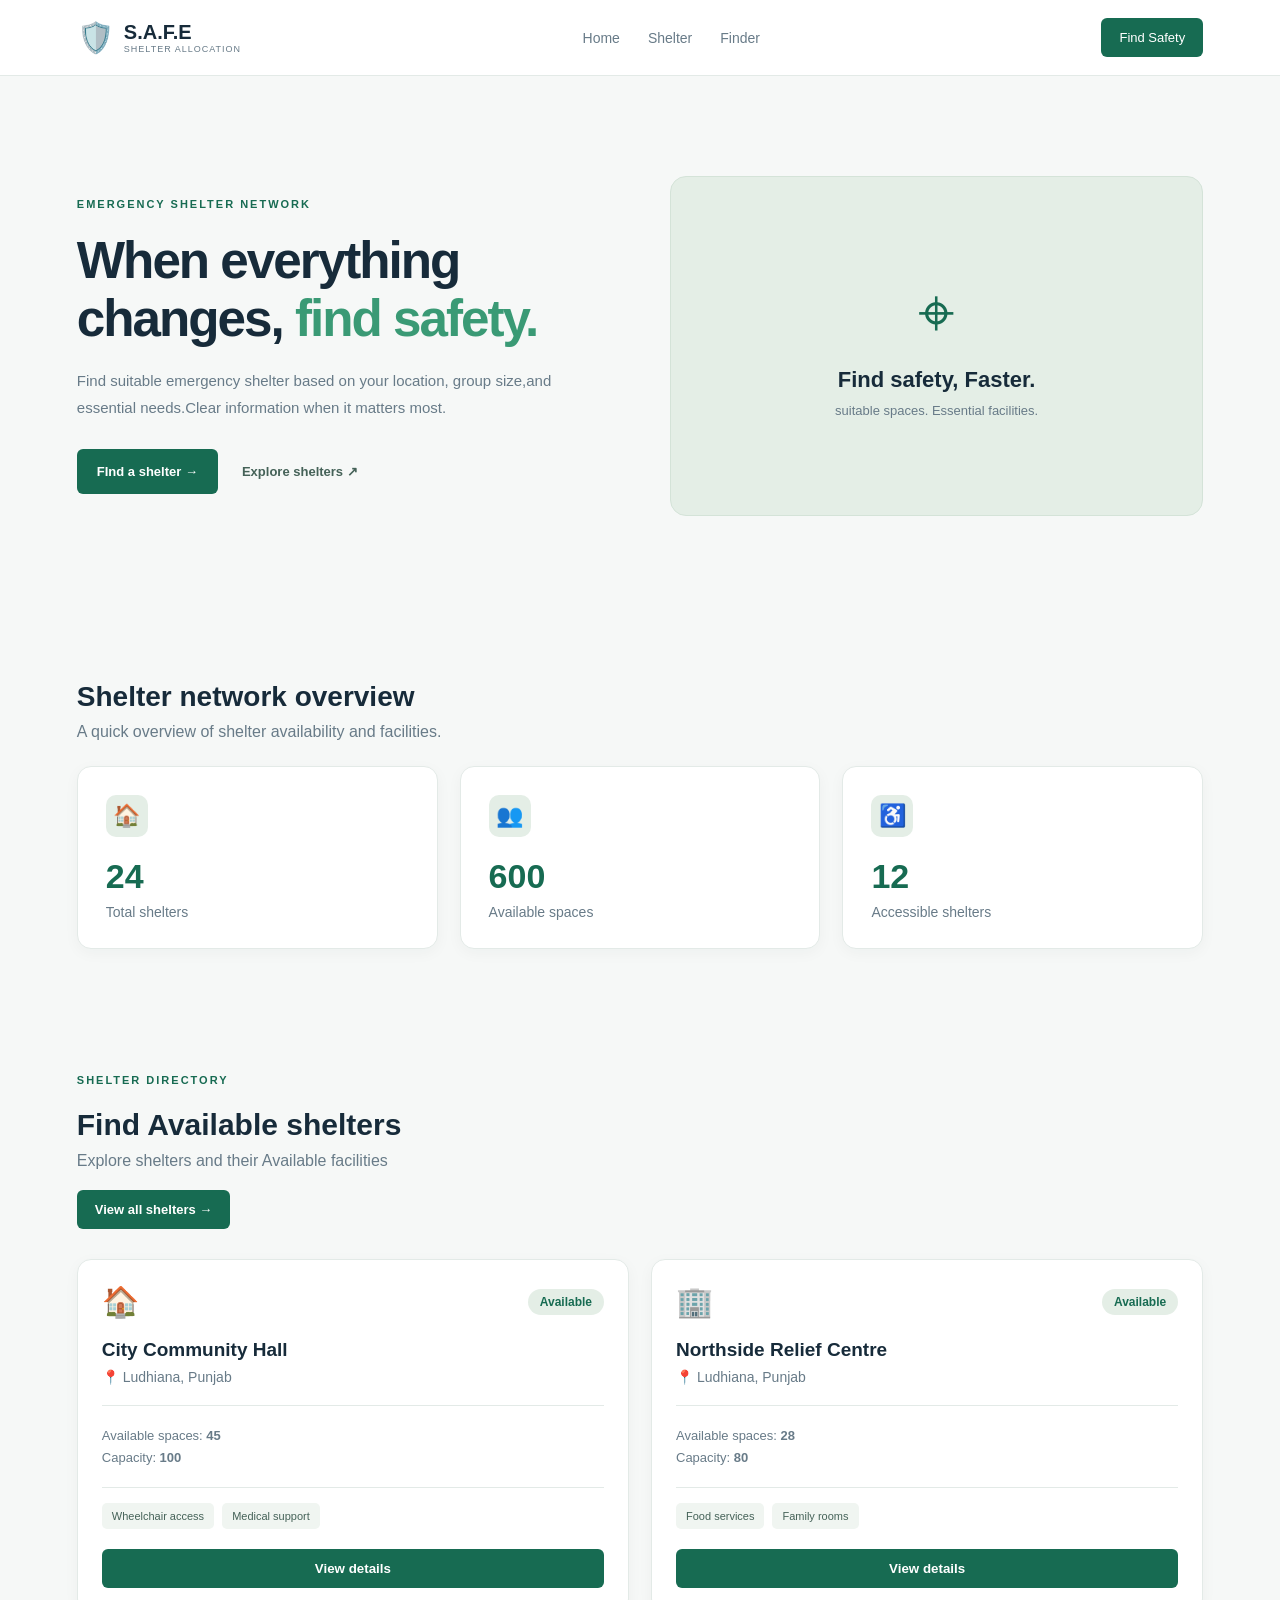
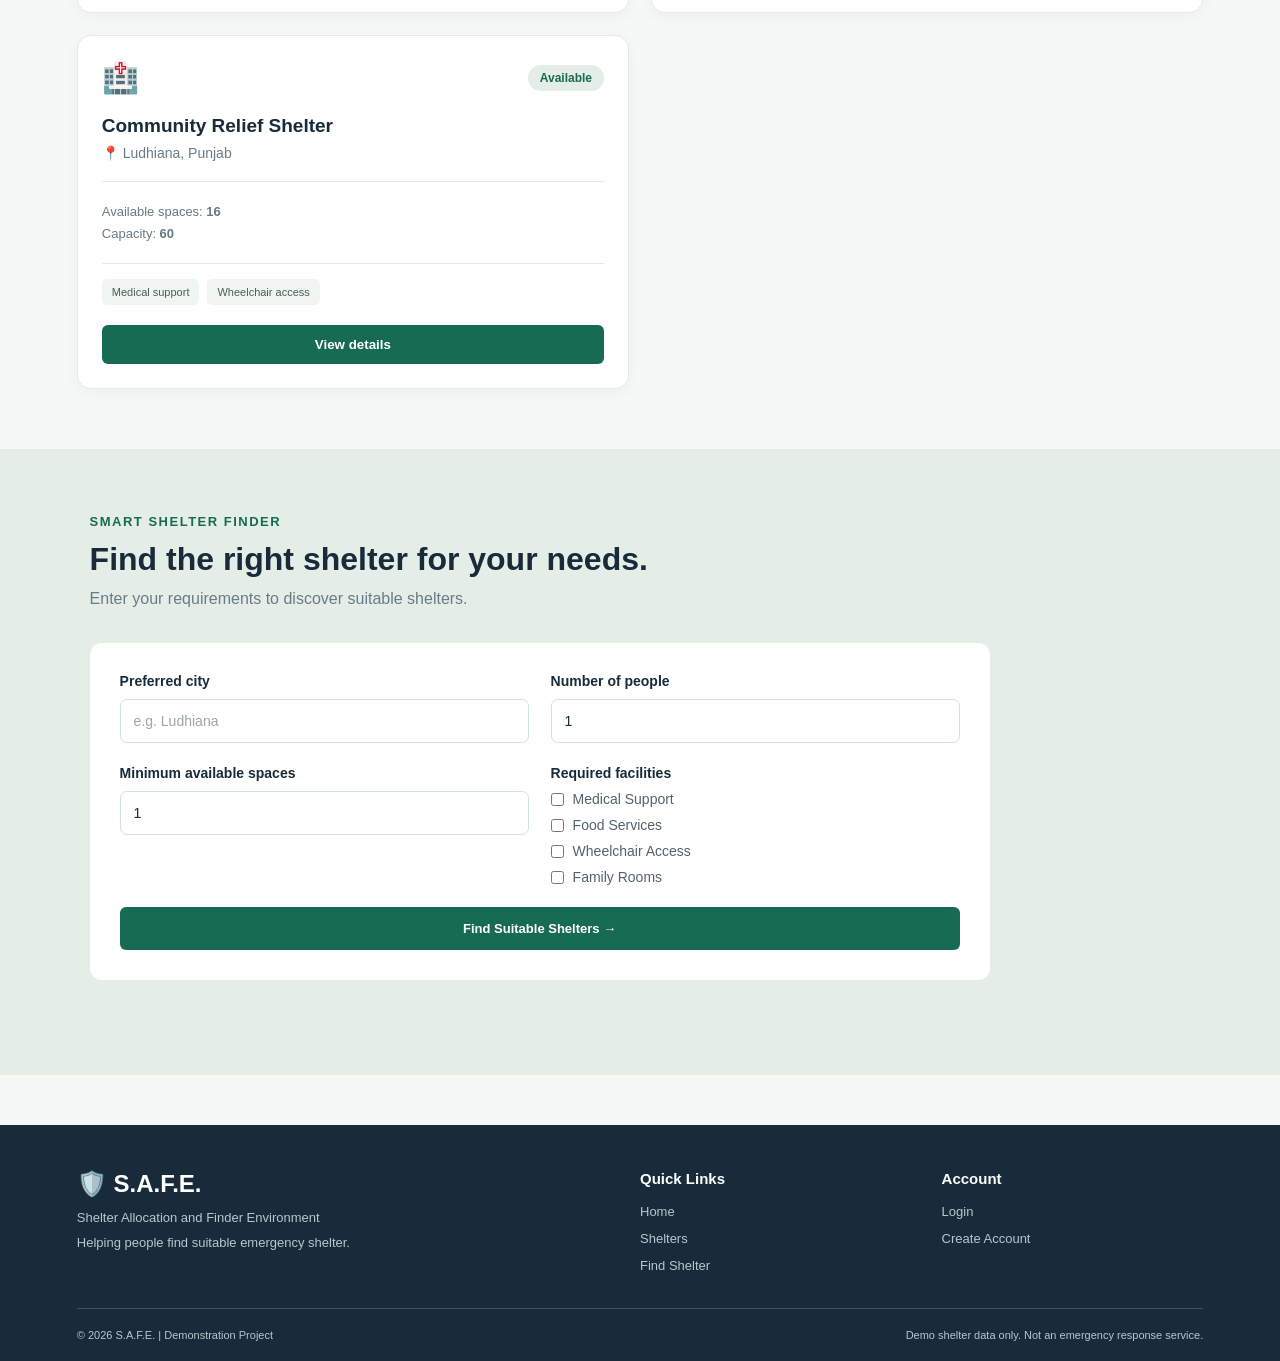
<file: Index.html>
<!DOCTYPE html>
<html lang="en">
<head>
    <meta charset="UTF-8">
    <meta name="viewport" content="width=device-width, initial-scale=1.0">
    <title>S.A.F.E| shelter allocation</title>
    <link rel="stylesheet" href="SAFE.css">
</head>
<body>
    <header class="navbar">
        <div class="logo">
            <span class="logo-icon">🛡️</span>
            <div>
                <h2>S.A.F.E</h2>
                <p>SHELTER ALLOCATION</p>
            </div>
        </div>
        <nav>
            <a href="#home">Home</a>
            <a href="#shelters">Shelter</a>
            <a href="#finder">Finder</a>
        </nav>
        <a href="#finder" class="nav-button">Find Safety</a>
    </header>
    
    <main id="home">
        <section class="hero">
            <div class="hero-content">
                <p class="eyebrow">
                    EMERGENCY SHELTER NETWORK
                </p>

                <h1>
                    When everything changes,
                    <span> find safety.</span>
                </h1>
                <p class="hero-description">
                    Find suitable emergency shelter based on your location, group size,and essential needs.Clear information when it matters most.
                </p>
                <div class="hero-actions">
                    <a href="#finder" class="primary-button">FInd a shelter →</a>
                    <a href="#shelters" class="secondary-link"> Explore shelters ↗</a>
                </div>
            </div>
            <div class="hero-visual">
                <div class="visual-card">
                    <span class="map-icon">⌖</span>
                    <h3>Find safety, Faster.</h3>
                    <p>suitable spaces. Essential facilities.</p>
                </div>
            </div>
        </section>
        <section class="stats-section">
                <h2>Shelter network overview</h2>
                <p>A quick overview of shelter availability and facilities.</p>
                <div class="stats-container">
                    <div class="stat-card">
                        <div class="stat-icon">🏠</div>
                        <h3>24</h3>
                        <p>Total shelters</p>
                    </div>
                    <div class="stat-card">
                        <div class="stat-icon">👥</div>
                        <h3>600</h3>
                        <p>Available spaces</p>
                    </div>
                    <div class="stat-card">
                        <div class="stat-icon">♿</div>
                        <h3>12</h3>
                        <p>Accessible shelters</p>
                    </div>
                </div>
        </section>
        <section class="shelters-section" id="shelters">
            <div class="shelters-heading">
                <div>
                    <p class="eyebrow">SHELTER DIRECTORY</p>
                    <h2>Find Available shelters</h2>
                    <p>Explore shelters and their Available facilities</p>
                </div>
                <a href="shelters.html" class="view-all-button"> View all shelters → </a>
            </div>
            <div class="shelters-container">

    <div class="shelter-card">
        <div class="shelter-top">
            <span class="shelter-icon">🏠</span>
            <span class="status available">Available</span>
        </div>

        <h3>City Community Hall</h3>
        <p class="shelter-location">📍 Ludhiana, Punjab</p>

        <div class="shelter-info">
            <p>Available spaces: <strong>45</strong></p>
            <p>Capacity: <strong>100</strong></p>
        </div>

        <div class="facilities">
            <span>Wheelchair access</span>
            <span>Medical support</span>
        </div>

        <button class="shelter-button">View details</button>
    </div>


    <div class="shelter-card">
        <div class="shelter-top">
            <span class="shelter-icon">🏢</span>
            <span class="status available">Available</span>
        </div>

        <h3>Northside Relief Centre</h3>
        <p class="shelter-location">📍 Ludhiana, Punjab</p>

        <div class="shelter-info">
            <p>Available spaces: <strong>28</strong></p>
            <p>Capacity: <strong>80</strong></p>
        </div>

        <div class="facilities">
            <span>Food services</span>
            <span>Family rooms</span>
        </div>

        <button class="shelter-button">View details</button>
    </div>


    <div class="shelter-card">
        <div class="shelter-top">
            <span class="shelter-icon">🏥</span>
            <span class="status available">Available</span>
        </div>

        <h3>Community Relief Shelter</h3>
        <p class="shelter-location">📍 Ludhiana, Punjab</p>

        <div class="shelter-info">
            <p>Available spaces: <strong>16</strong></p>
            <p>Capacity: <strong>60</strong></p>
        </div>

        <div class="facilities">
            <span>Medical support</span>
            <span>Wheelchair access</span>
        </div>

        <button class="shelter-button">View details</button>
    </div>

    </div>
    </section>
        <section class="finder-section" id="finder">

            <div class="finder-heading">
                <p class="section-tag">SMART SHELTER FINDER</p>
                <h2>Find the right shelter for your needs.</h2>
                <p>Enter your requirements to discover suitable shelters.</p>
            </div>

            <form id="finder-form" class="finder-form">

                <div class="form-group">
                    <label for="finder-city">Preferred city</label>
                    <input type="text" id="finder-city"
                        placeholder="e.g. Ludhiana" required>
                </div>

                <div class="form-group">
                    <label for="people-count">Number of people</label>
                    <input type="number" id="people-count"
                        min="1" value="1" required>
                </div>

                <div class="form-group">
                    <label for="minimum-spaces">Minimum available spaces</label>
                    <input type="number" id="minimum-spaces"
                        min="1" value="1" required>
                </div>

                <div class="form-group">
                    <label>Required facilities</label>

                    <label class="facility-option">
                        <input type="checkbox" name="facility"
                            value="Medical Support">
                        Medical Support
                    </label>

                    <label class="facility-option">
                        <input type="checkbox" name="facility"
                            value="Food Services">
                        Food Services
                    </label>

                    <label class="facility-option">
                        <input type="checkbox" name="facility"
                            value="Wheelchair Access">
                        Wheelchair Access
                    </label>

                    <label class="facility-option">
                        <input type="checkbox" name="facility"
                            value="Family Rooms">
                        Family Rooms
                    </label>
                </div>

                <button type="submit" class="primary-button">
                    Find Suitable Shelters →
                </button>

            </form>

            <div id="finder-results" class="finder-results"></div>

        </section>
        <section class="allocation-section" id="allocation-section" hidden>

    <div class="allocation-heading">
        <p class="section-tag">ALLOCATION REQUEST</p>
        <h2>Request a shelter space</h2>
        <p>Enter your details to submit a demo allocation request.</p>
    </div>

    <form id="allocation-form" class="allocation-form">

        <input type="hidden" id="selected-shelter-id">

        <div class="form-group">
            <label for="allocation-name">Full name</label>
            <input type="text" id="allocation-name"
                placeholder="Enter your full name" required>
        </div>

        <div class="form-group">
            <label for="allocation-email">Email address</label>
            <input type="email" id="allocation-email"
                placeholder="Enter your email" required>
        </div>

        <div class="form-group">
            <label for="allocation-people">Number of people</label>
            <input type="number" id="allocation-people"
                min="1" value="1" required>
        </div>

        <div id="allocation-shelter-info"></div>

        <button type="submit" class="primary-button">
            Submit Allocation Request →
        </button>

    </form>

    <div id="allocation-message" aria-live="polite"></div>

</section>
    </main>
    <footer class="footer">

    <div class="footer-content">

        <div class="footer-brand">
            <h2>🛡️ S.A.F.E.</h2>
            <p>Shelter Allocation and Finder Environment</p>
            <p>Helping people find suitable emergency shelter.</p>
        </div>

        <div class="footer-links">
            <h3>Quick Links</h3>
            <a href="#home">Home</a>
            <a href="#shelters">Shelters</a>
            <a href="shelters.html">Find Shelter</a>
        </div>

        <div class="footer-links">
            <h3>Account</h3>
            <a href="login.html">Login</a>
            <a href="signup.html">Create Account</a>
        </div>

    </div>

    <div class="footer-bottom">
        <p>© 2026 S.A.F.E. | Demonstration Project</p>
        <p>Demo shelter data only. Not an emergency response service.</p>
    </div>

</footer>
    <script src="script.js"></script> 
</body>
</html>
</file>
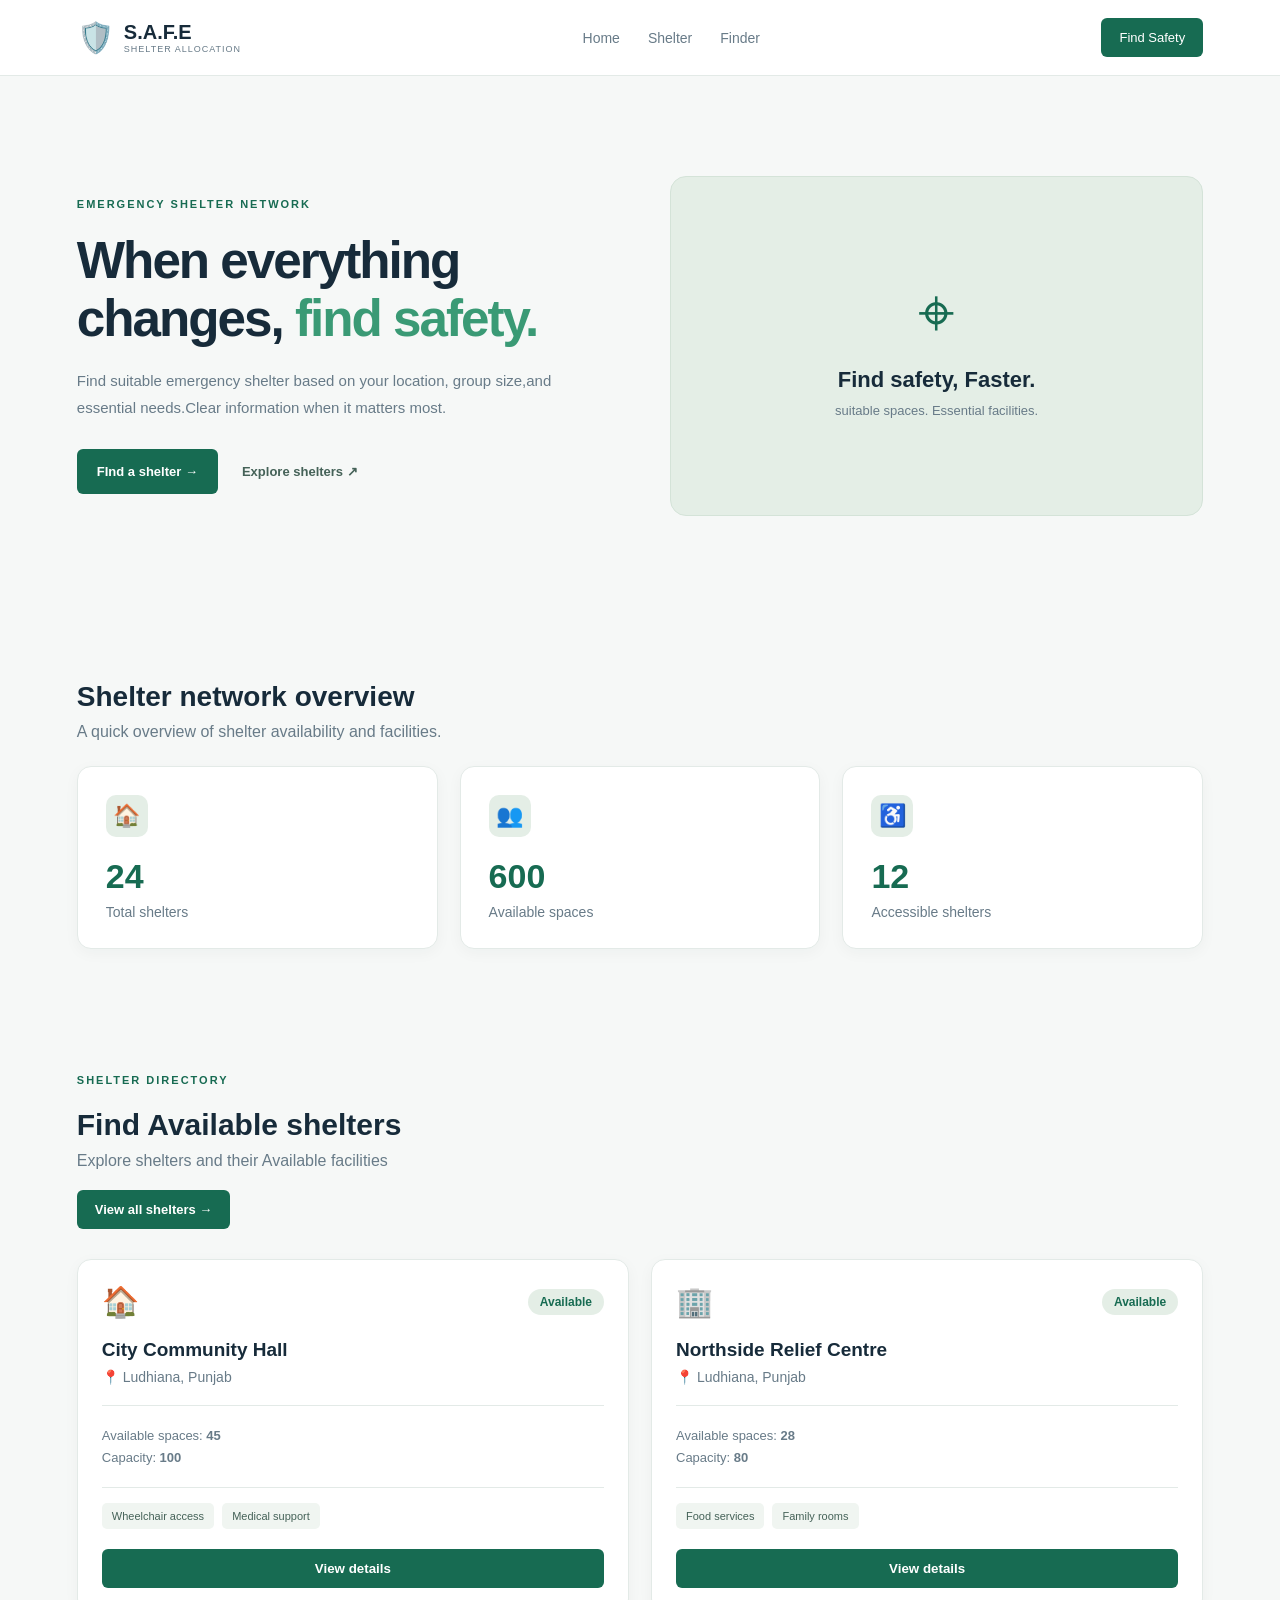
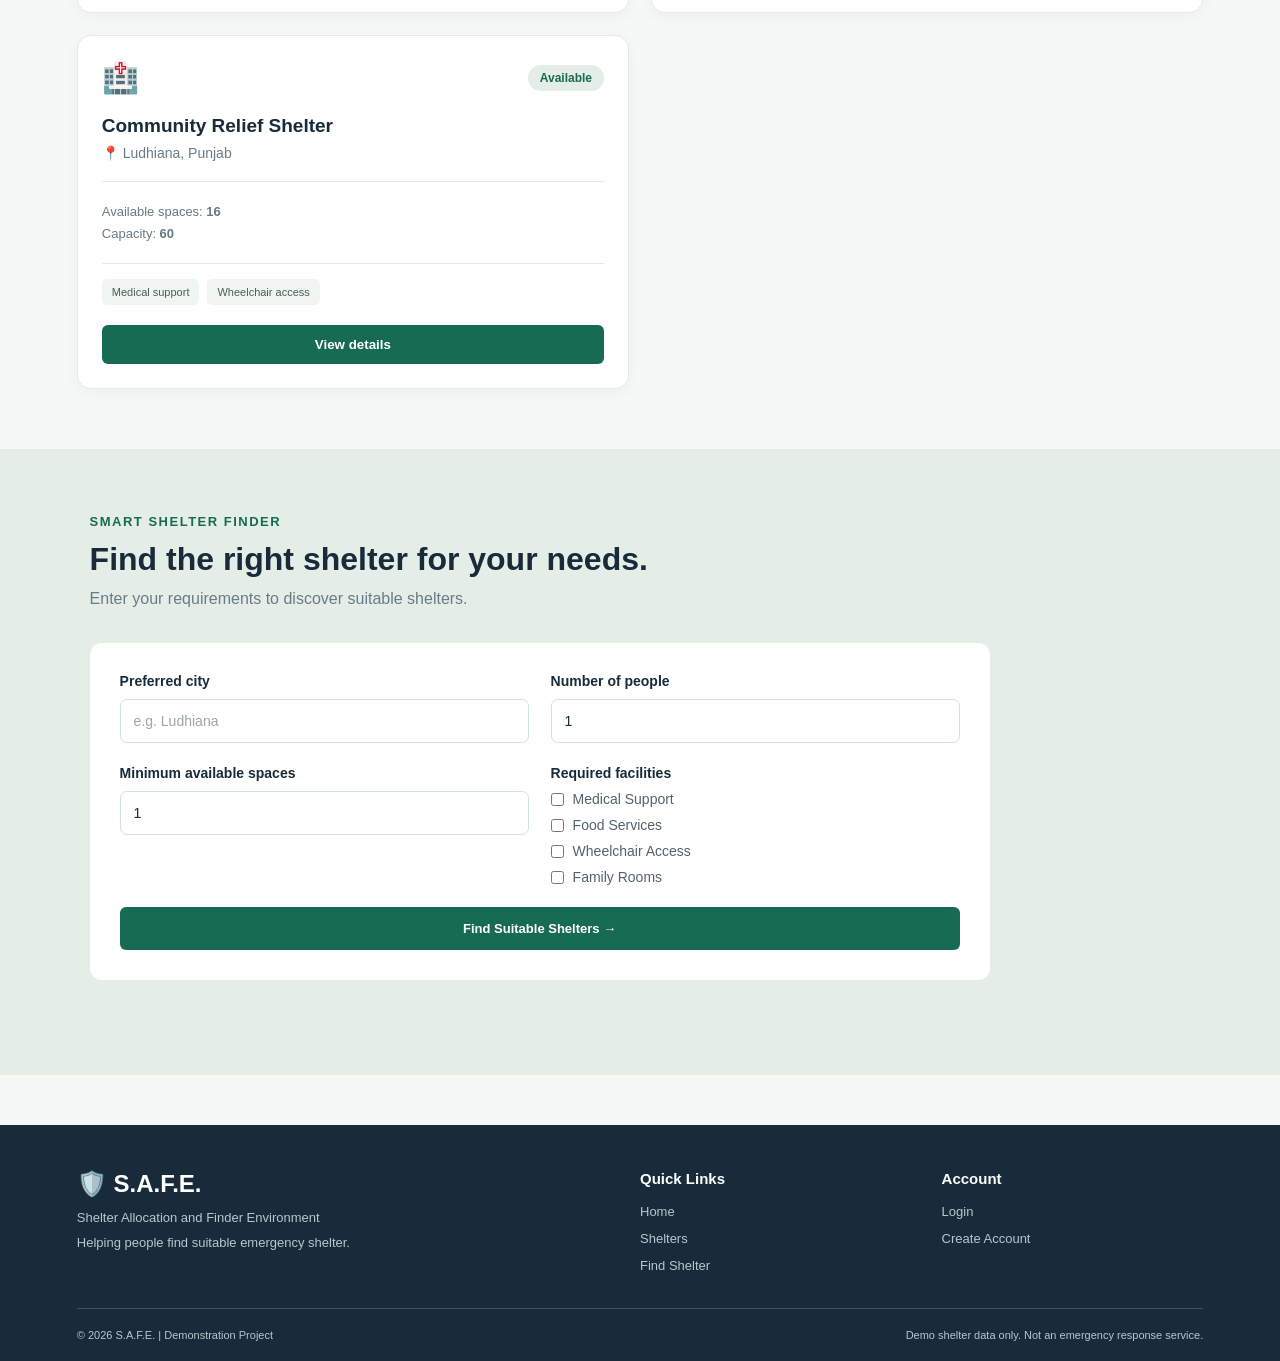
<file: SAFE/Index.html>
<!DOCTYPE html>
<html lang="en">
<head>
    <meta charset="UTF-8">
    <meta name="viewport" content="width=device-width, initial-scale=1.0">
    <title>S.A.F.E| shelter allocation</title>
    <link rel="stylesheet" href="SAFE.css">
</head>
<body>
    <header class="navbar">
        <div class="logo">
            <span class="logo-icon">🛡️</span>
            <div>
                <h2>S.A.F.E</h2>
                <p>SHELTER ALLOCATION</p>
            </div>
        </div>
        <nav>
            <a href="#home">Home</a>
            <a href="#shelters">Shelter</a>
            <a href="#finder">Finder</a>
        </nav>
        <a href="#finder" class="nav-button">Find Safety</a>
    </header>
    
    <main id="home">
        <section class="hero">
            <div class="hero-content">
                <p class="eyebrow">
                    EMERGENCY SHELTER NETWORK
                </p>

                <h1>
                    When everything changes,
                    <span> find safety.</span>
                </h1>
                <p class="hero-description">
                    Find suitable emergency shelter based on your location, group size,and essential needs.Clear information when it matters most.
                </p>
                <div class="hero-actions">
                    <a href="#finder" class="primary-button">FInd a shelter →</a>
                    <a href="#shelters" class="secondary-link"> Explore shelters ↗</a>
                </div>
            </div>
            <div class="hero-visual">
                <div class="visual-card">
                    <span class="map-icon">⌖</span>
                    <h3>Find safety, Faster.</h3>
                    <p>suitable spaces. Essential facilities.</p>
                </div>
            </div>
        </section>
        <section class="stats-section">
                <h2>Shelter network overview</h2>
                <p>A quick overview of shelter availability and facilities.</p>
                <div class="stats-container">
                    <div class="stat-card">
                        <div class="stat-icon">🏠</div>
                        <h3>24</h3>
                        <p>Total shelters</p>
                    </div>
                    <div class="stat-card">
                        <div class="stat-icon">👥</div>
                        <h3>600</h3>
                        <p>Available spaces</p>
                    </div>
                    <div class="stat-card">
                        <div class="stat-icon">♿</div>
                        <h3>12</h3>
                        <p>Accessible shelters</p>
                    </div>
                </div>
        </section>
        <section class="shelters-section" id="shelters">
            <div class="shelters-heading">
                <div>
                    <p class="eyebrow">SHELTER DIRECTORY</p>
                    <h2>Find Available shelters</h2>
                    <p>Explore shelters and their Available facilities</p>
                </div>
                <a href="shelters.html" class="view-all-button"> View all shelters → </a>
            </div>
            <div class="shelters-container">

    <div class="shelter-card">
        <div class="shelter-top">
            <span class="shelter-icon">🏠</span>
            <span class="status available">Available</span>
        </div>

        <h3>City Community Hall</h3>
        <p class="shelter-location">📍 Ludhiana, Punjab</p>

        <div class="shelter-info">
            <p>Available spaces: <strong>45</strong></p>
            <p>Capacity: <strong>100</strong></p>
        </div>

        <div class="facilities">
            <span>Wheelchair access</span>
            <span>Medical support</span>
        </div>

        <button class="shelter-button">View details</button>
    </div>


    <div class="shelter-card">
        <div class="shelter-top">
            <span class="shelter-icon">🏢</span>
            <span class="status available">Available</span>
        </div>

        <h3>Northside Relief Centre</h3>
        <p class="shelter-location">📍 Ludhiana, Punjab</p>

        <div class="shelter-info">
            <p>Available spaces: <strong>28</strong></p>
            <p>Capacity: <strong>80</strong></p>
        </div>

        <div class="facilities">
            <span>Food services</span>
            <span>Family rooms</span>
        </div>

        <button class="shelter-button">View details</button>
    </div>


    <div class="shelter-card">
        <div class="shelter-top">
            <span class="shelter-icon">🏥</span>
            <span class="status available">Available</span>
        </div>

        <h3>Community Relief Shelter</h3>
        <p class="shelter-location">📍 Ludhiana, Punjab</p>

        <div class="shelter-info">
            <p>Available spaces: <strong>16</strong></p>
            <p>Capacity: <strong>60</strong></p>
        </div>

        <div class="facilities">
            <span>Medical support</span>
            <span>Wheelchair access</span>
        </div>

        <button class="shelter-button">View details</button>
    </div>

    </div>
    </section>
        <section class="finder-section" id="finder">

            <div class="finder-heading">
                <p class="section-tag">SMART SHELTER FINDER</p>
                <h2>Find the right shelter for your needs.</h2>
                <p>Enter your requirements to discover suitable shelters.</p>
            </div>

            <form id="finder-form" class="finder-form">

                <div class="form-group">
                    <label for="finder-city">Preferred city</label>
                    <input type="text" id="finder-city"
                        placeholder="e.g. Ludhiana" required>
                </div>

                <div class="form-group">
                    <label for="people-count">Number of people</label>
                    <input type="number" id="people-count"
                        min="1" value="1" required>
                </div>

                <div class="form-group">
                    <label for="minimum-spaces">Minimum available spaces</label>
                    <input type="number" id="minimum-spaces"
                        min="1" value="1" required>
                </div>

                <div class="form-group">
                    <label>Required facilities</label>

                    <label class="facility-option">
                        <input type="checkbox" name="facility"
                            value="Medical Support">
                        Medical Support
                    </label>

                    <label class="facility-option">
                        <input type="checkbox" name="facility"
                            value="Food Services">
                        Food Services
                    </label>

                    <label class="facility-option">
                        <input type="checkbox" name="facility"
                            value="Wheelchair Access">
                        Wheelchair Access
                    </label>

                    <label class="facility-option">
                        <input type="checkbox" name="facility"
                            value="Family Rooms">
                        Family Rooms
                    </label>
                </div>

                <button type="submit" class="primary-button">
                    Find Suitable Shelters →
                </button>

            </form>

            <div id="finder-results" class="finder-results"></div>

        </section>
        <section class="allocation-section" id="allocation-section" hidden>

    <div class="allocation-heading">
        <p class="section-tag">ALLOCATION REQUEST</p>
        <h2>Request a shelter space</h2>
        <p>Enter your details to submit a demo allocation request.</p>
    </div>

    <form id="allocation-form" class="allocation-form">

        <input type="hidden" id="selected-shelter-id">

        <div class="form-group">
            <label for="allocation-name">Full name</label>
            <input type="text" id="allocation-name"
                placeholder="Enter your full name" required>
        </div>

        <div class="form-group">
            <label for="allocation-email">Email address</label>
            <input type="email" id="allocation-email"
                placeholder="Enter your email" required>
        </div>

        <div class="form-group">
            <label for="allocation-people">Number of people</label>
            <input type="number" id="allocation-people"
                min="1" value="1" required>
        </div>

        <div id="allocation-shelter-info"></div>

        <button type="submit" class="primary-button">
            Submit Allocation Request →
        </button>

    </form>

    <div id="allocation-message" aria-live="polite"></div>

</section>
    </main>
    <footer class="footer">

    <div class="footer-content">

        <div class="footer-brand">
            <h2>🛡️ S.A.F.E.</h2>
            <p>Shelter Allocation and Finder Environment</p>
            <p>Helping people find suitable emergency shelter.</p>
        </div>

        <div class="footer-links">
            <h3>Quick Links</h3>
            <a href="#home">Home</a>
            <a href="#shelters">Shelters</a>
            <a href="shelters.html">Find Shelter</a>
        </div>

        <div class="footer-links">
            <h3>Account</h3>
            <a href="login.html">Login</a>
            <a href="signup.html">Create Account</a>
        </div>

    </div>

    <div class="footer-bottom">
        <p>© 2026 S.A.F.E. | Demonstration Project</p>
        <p>Demo shelter data only. Not an emergency response service.</p>
    </div>

</footer>
    <script src="script.js"></script>
</body>
</html>
</file>
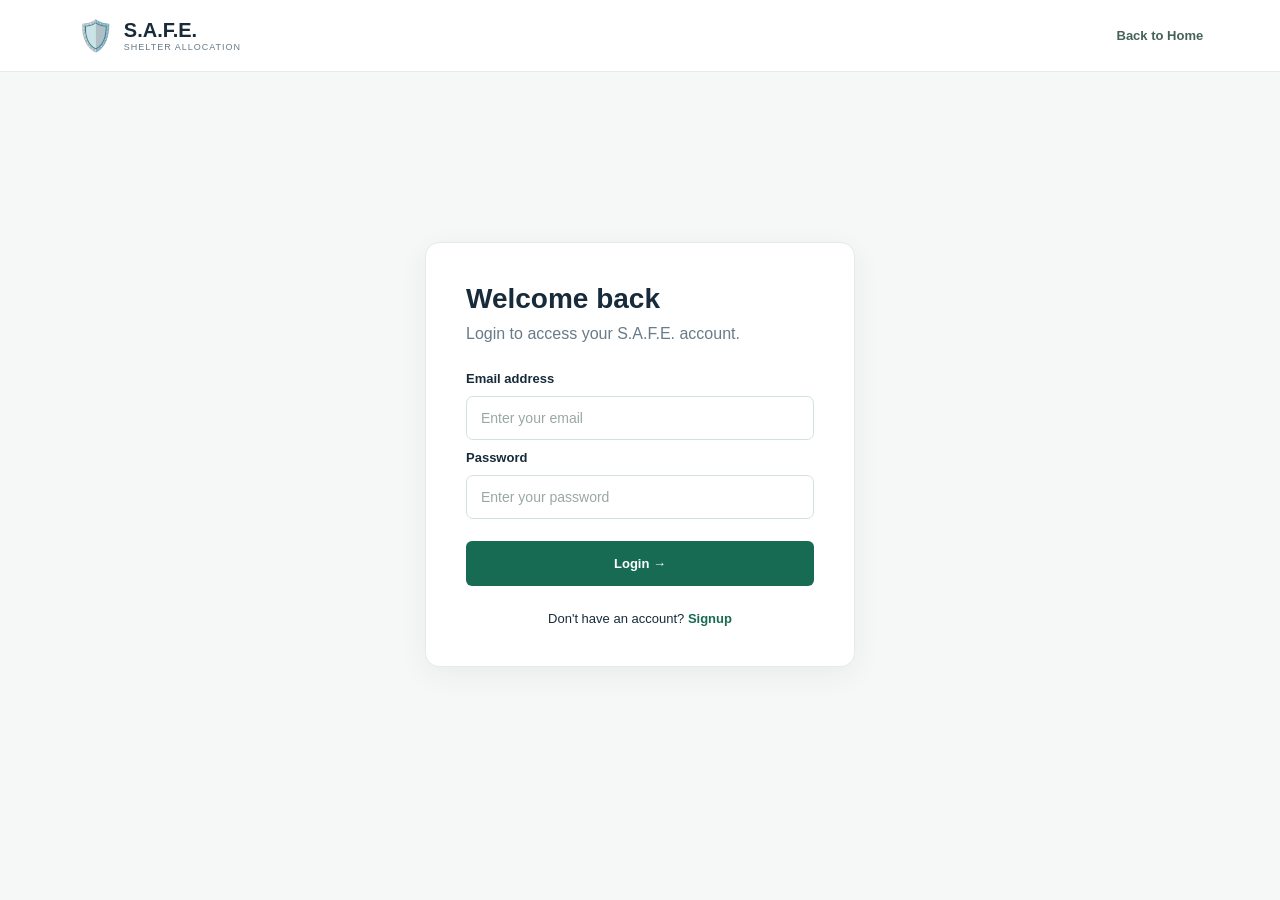
<file: SAFE/login.html>
<!DOCTYPE html>
<html lang="en">
<head>
    <meta charset="UTF-8">
    <meta name="viewport" content="width=device-width, initial-scale=1.0">
    <title>S.A.F.E | Login</title>
    <link rel="stylesheet" href="SAFE.css">
</head>
<body>
    <header class="navbar">
        <div class="logo">
            <span class="logo-icon">🛡️</span>
            <div>
                <h2>S.A.F.E.</h2>
                <p>SHELTER ALLOCATION</p>
            </div>
        </div>
        <a href="Index.html" class="secondary-link">Back to Home </a>
    </header>
    <main class="auth-section">
        <div class="auth-card">
            <h1>Welcome back</h1>
            <p>Login to access your S.A.F.E. account.</p>
            <form id="login-form">
                <label for="email">Email address</label>
                <input type="email" id="email" placeholder="Enter your email" required>
                <label for="password">Password</label>
                <input type="password" id="password" placeholder="Enter your password" required>
                <button type="submit" class="primary-button">Login →</button>
            </form>
            <p class="auth-switch">
                Don't have an account?
                <a href="signup.html">Signup</a>
            </p>
        </div>
    </main>
    <script src="script.js"></script>
</body>
</html>
</file>
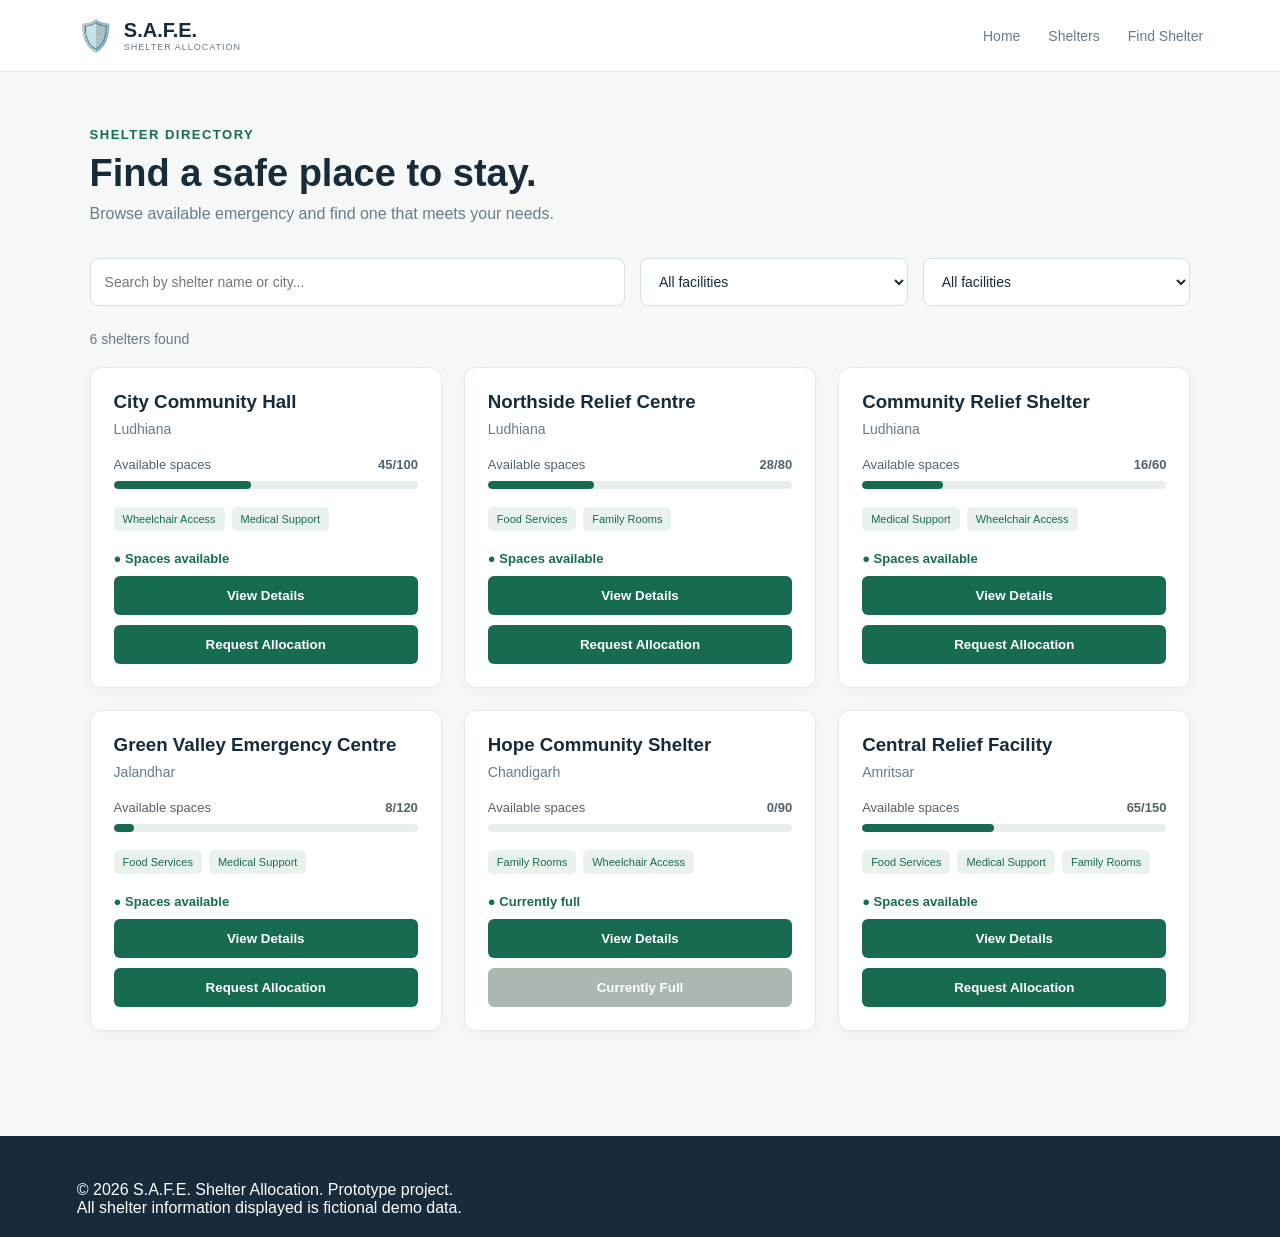
<file: SAFE/shelters.html>
<!DOCTYPE html>
<html lang="en">
<head>
    <meta charset="UTF-8">
    <meta name="viewport" content="width=device-width, initial-scale=1.0">
    <title>S.A.F.E | Shelter Directory</title>
    <link rel="stylesheet" href="SAFE.css">
</head>
<body>
    <header class="navbar">
        <div class="logo">
            <span class="logo-icon">🛡️</span>
            <div>
                <h2>S.A.F.E.</h2>
                <p>SHELTER ALLOCATION</p>
            </div>
        </div>
        <nav>
            <a href="Index.html">Home</a>
            <a href="shelters.html">Shelters</a>
            <a href="Index.html#finder">Find Shelter</a>
        </nav>
    </header>
    <main class="directory-page">
        <section class="directory-heading">
            <p class="section-tag">SHELTER DIRECTORY</p>
            <h1>Find a safe place to stay.</h1>
            <p>Browse available emergency and find one that meets your needs.</p>
        </section>
        <section class="shelter-search">
            <input type="text" id="shelter-search" placeholder="Search by shelter name or city...">
            <select id="facility-filter">
                <option value="all">All facilities</option>
                <option value="Medical Support">Medical Support</option>
                <option value="Wheelchair Access">Wheelchair Access</option>
                <option value="Food Services">Food Services</option>
                <option value="Family Rooms">Family Rooms</option>
            </select>
            <select id="availability-filter">
                <option value="all">All facilities</option>
                <option value="available">Available spaces only</option>
                <option value="high">10+ spaces available</option>
            </select>
        </section>
        <div class="directory-results">
            <p id="results-count">Loading shelters...</p>
        </div>

        <section class="directory-grid" id="shelter-list">
            <!-- Shelter cards will be generated using JavaScript -->
        </section>

        <p id="no-results" class="no-results" hidden>
            No shelters match your search. Try changing your filters.
        </p>
        <section class="allocation-section" id="allocation-section" hidden>

    <div class="allocation-heading">
        <p class="section-tag">ALLOCATION REQUEST</p>
        <h2>Request a shelter space</h2>
        <p>Enter your details to submit a demo allocation request.</p>
    </div>

    <form id="allocation-form" class="allocation-form">

        <input type="hidden" id="selected-shelter-id">

        <div class="form-group">
            <label for="allocation-name">Full name</label>
            <input
                type="text"
                id="allocation-name"
                placeholder="Enter your full name"
                required
            >
        </div>

        <div class="form-group">
            <label for="allocation-email">Email address</label>
            <input
                type="email"
                id="allocation-email"
                placeholder="Enter your email"
                required
            >
        </div>

        <div class="form-group">
            <label for="allocation-people">Number of people</label>
            <input
                type="number"
                id="allocation-people"
                min="1"
                value="1"
                required
            >
        </div>

        <div id="allocation-shelter-info"></div>

        <button type="submit" class="primary-button">
            Submit Allocation Request →
        </button>

    </form>

    <div id="allocation-message" aria-live="polite"></div>

</section>
    </main>
    <footer class="footer">
        <p>© 2026 S.A.F.E. Shelter Allocation. Prototype project.</p>
        <p>All shelter information displayed is fictional demo data.</p>
    </footer>

    <script src="script.js"></script>
    
</body>
</html>
</file>
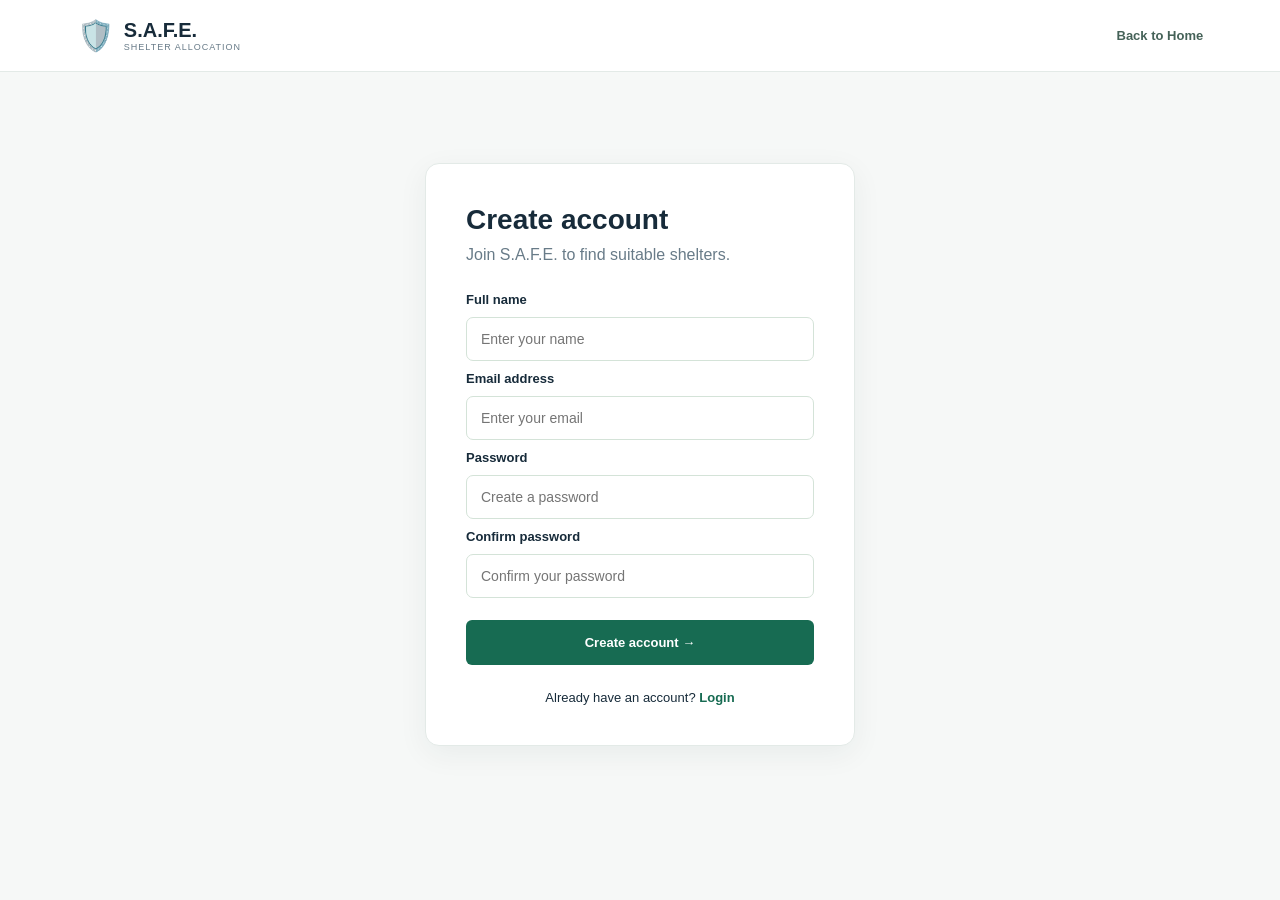
<file: SAFE/signup.html>
<!DOCTYPE html>
<html lang="en">
<head>
    <meta charset="UTF-8">
    <meta name="viewport" content="width=device-width, initial-scale=1.0">
    <title>S.A.F.E. | Sign Up</title>
    <link rel="stylesheet" href="SAFE.css">
</head>
<body>
    <header class="navbar">
        <div class="logo">
            <span class="logo-icon">🛡️</span>
            <div>
                <h2>S.A.F.E.</h2>
                <p>SHELTER ALLOCATION</p>
            </div>
        </div>
        <a href="Index.html" class="secondary-link">Back to Home</a>
    </header>
    <main class="auth-section">
        <div class="auth-card">
            <h1>Create account</h1>
            <p>Join S.A.F.E. to find suitable shelters.</p>
            <form id="signup-form">
                <label for="name">Full name</label>
                <input type="text" id="name" placeholder="Enter your name" required>

                <label for="signup-email">Email address</label>
                <input type="email" id="signup-email" placeholder="Enter your email" required>

                <label for="signup-password">Password</label>
                <input type="password" id="signup-password" placeholder="Create a password" minlength="6" required>

                <label for="confirm-password">Confirm password</label>
                <input type="password" id="confirm-password" placeholder="Confirm your password" required>
                <button type="submit" class="primary-button">Create account →</button>
            </form>
            <p class="auth-switch">
                Already have an account?
                <a href="login.html">Login</a>
            </p>
        </div>
    </main>
    <script src="script.js"></script>
</body>
</html>
</file>
<file: SAFE.css>
*{
    margin: 0;
    padding: 0;
    box-sizing: border-box;
}
body{
    font-family: Arial, sans-serif;
    background-color: #f6f8f7;
    color: #172b3a;
}
.navbar{
    display: flex;
    align-items: center;
    justify-content: space-between;
    padding: 18px 6%;
    background-color: white;
    border-bottom: 1px solid #e3eae7;
}
.logo{
    display: flex;
    align-items: center;
    gap: 10px;
}
.logo-icon{
    font-size: 30px;
}
.logo h2 {
    font-size: 20px;
}
.logo p{
    font-size: 9px;
    letter-spacing: 1px;
    color: #687b88;
}
nav{
    display: flex;
    gap: 28px;
}
nav a{
    text-decoration: none;
    color: #687b88;
    font-size: 14px;
    color: ;
}
nav a:hover{
    color: #176b52;
}
.nav-button {
    background-color: #176b52;
    color: white;
    padding: 12px 18px;
    border-radius: 6px;
    text-decoration: none;
    font-size: 13px;
}
.hero{
    display: grid;
    grid-template-columns: 1fr 1fr;
    align-items: center;
    gap: 60px;

    padding: 90px 6%;
    min-height: 500px;
}
.hero-content{
    max-width: 550px;
}
.eyebrow{
    color: #176b52;
    font-size: 11px;
    font-weight: bold;
    letter-spacing: 2px;
    margin-bottom: 22px;
}
.hero h1{
    font-size: clamp(38px,4vw,58px);
    line-height: 1.12;
    letter-spacing: -2px;
    margin-bottom: 20px;
}
.hero h1 span{
    color: #3a9a75;
}
.hero-description{
    color: #687b88;
    font-size: 15px;
    line-height: 1.8;
    margin-bottom: 28px;
}
.hero-actions{
    display: flex;
    align-items: center;
    gap: 24px;
    flex-wrap: wrap;
}
.primary-button{
    display: inline-block;
    padding: 15px 20px;
    border-radius: 6px;
    background: #176b52;
    color: white;
    text-decoration: none;
    font-size: 13px;
    font-weight: bold;
}
.primary-button:hover{
    background: #104d3e;
}
.secondary-link{
    color:#456258 ;
    text-decoration: none;
    font-size: 13px;
    font-weight: bold;

}
.hero-visual {
    min-height: 340px;
    background: #e4eee6;
    border: 1px solid #d4e3d8;
    border-radius: 16px;

    display: flex;
    align-items: center;
    justify-content: center;

    margin: 10px 0;
}

.visual-card {
    text-align: center;
    padding: 35px 25px;
    max-width: 300px;
}

.map-icon {
    display: inline-block;
    color: #176b52;
    font-size: 65px;
    margin-bottom: 15px;
}
.visual-card h3{
    font-size: 22px;
    margin-bottom: 10px;
}
.visual-card p{
    color: #687b88;
    font-size: 13px;
}
/* STATISTICS DASHBOARD */

.stats-section {
    margin: 30px 6%;
    padding: 35px 0;
    background: transparent;
}

.stats-section h2 {
    font-size: 28px;
    margin-bottom: 10px;
}

.stats-section > p {
    color: #687b88;
    margin-bottom: 25px;
}

.stats-container {
    display: grid;
    grid-template-columns: repeat(3, 1fr);
    gap: 22px;
}

.stat-card {
    background: white;
    padding: 28px;
    border: 1px solid #e3eae7;
    border-radius: 14px;
    box-shadow: 0 4px 15px rgba(23, 43, 58, 0.04);
    transition: transform 0.2s, box-shadow 0.2s;
}

.stat-card:hover {
    transform: translateY(-4px);
    box-shadow: 0 10px 25px rgba(23, 43, 58, 0.08);
}

.stat-icon {
    display: flex;
    align-items: center;
    justify-content: center;
    width: 42px;
    height: 42px;
    background: #e4eee6;
    border-radius: 10px;
    font-size: 22px;
    margin-bottom: 20px;
}

.stat-card h3 {
    font-size: 34px;
    color: #176b52;
    margin-bottom: 8px;
}

.stat-card p {
    color: #687b88;
    font-size: 14px;
}
.shelters-section{
    padding: 60px 6%;
}
.shelters-heading{
    margin-bottom: 30px;
}
.shelters-heading h2{
    font-size: 30px;
    margin-bottom: 10px;
}
.shelters-heading>div>p:last-child{
    color: #687b88;
}
.shelters-container {
    display: grid;
    grid-template-columns: repeat(2, 1fr);
    gap: 22px;
}

.shelter-card {
    background: white;
    border: 1px solid #e3eae7;
    border-radius: 14px;
    padding: 24px;
    box-shadow: 0 4px 15px rgba(23, 43, 58, 0.04);
    transition: 0.2s ease;
}

.shelter-card:hover {
    transform: translateY(-5px);
    box-shadow: 0 10px 25px rgba(23, 43, 58, 0.08);
}

.shelter-top {
    display: flex;
    justify-content: space-between;
    align-items: center;
    margin-bottom: 20px;
}

.shelter-icon {
    font-size: 30px;
}

.status {
    padding: 6px 12px;
    border-radius: 20px;
    font-size: 12px;
    font-weight: bold;
}

.available {
    background: #e4eee6;
    color: #176b52;
}

.shelter-card h3 {
    font-size: 19px;
    margin-bottom: 8px;
}

.shelter-location {
    color: #687b88;
    font-size: 13px;
    margin-bottom: 20px;
}

.shelter-info {
    border-top: 1px solid #e3eae7;
    border-bottom: 1px solid #e3eae7;
    padding: 15px 0;
    margin-bottom: 15px;
}

.shelter-info p {
    font-size: 13px;
    margin: 7px 0;
    color: #687b88;
}

.facilities {
    display: flex;
    flex-wrap: wrap;
    gap: 8px;
    margin-bottom: 20px;
}

.facilities span {
    background: #f0f5f1;
    color: #456258;
    padding: 7px 10px;
    border-radius: 5px;
    font-size: 11px;
}

.shelter-button {
    width: 100%;
    padding: 12px;
    border: none;
    border-radius: 6px;
    background: #176b52;
    color: white;
    font-weight: bold;
    cursor: pointer;
}

.shelter-button:hover {
    background: #104d3e;
}

.view-all-button {
    display: inline-block;
    margin-top: 20px;
    padding: 12px 18px;
    background: #176b52;
    color: white;
    text-decoration: none;
    border-radius: 6px;
    font-size: 13px;
    font-weight: bold;
}

.view-all-button:hover {
    background: #104d3e;
}


.footer {
    background: #172b3a;
    color: white;
    padding: 45px 6% 20px;
    margin-top: 50px;
}

.footer-content {
    display: grid;
    grid-template-columns: 2fr 1fr 1fr;
    gap: 40px;
    padding-bottom: 35px;
}

.footer-brand h2 {
    margin-bottom: 12px;
}

.footer-brand p {
    color: #b8c7ce;
    font-size: 13px;
    margin-bottom: 10px;
}

.footer-links {
    display: flex;
    flex-direction: column;
    gap: 12px;
}

.footer-links h3 {
    margin-bottom: 5px;
    font-size: 15px;
}

.footer-links a {
    color: #b8c7ce;
    text-decoration: none;
    font-size: 13px;
}

.footer-links a:hover {
    color: white;
}

.footer-bottom {
    border-top: 1px solid #40515c;
    padding-top: 20px;
    display: flex;
    justify-content: space-between;
    gap: 15px;
    flex-wrap: wrap;
}

.footer-bottom p {
    color: #b8c7ce;
    font-size: 11px;
}
@media (max-width: 768px) {

    .hero {
        grid-template-columns: 1fr;
        padding: 50px 6%;
    }

    .stats-container,
    .shelters-container {
        grid-template-columns: 1fr;
    }

    .footer-content {
        grid-template-columns: 1fr;
    }

    .navbar {
        flex-wrap: wrap;
        gap: 15px;
    }

    nav {
        flex-wrap: wrap;
        gap: 15px;
    }
}
.auth-section {
    min-height: 85vh;
    display: flex;
    justify-content: center;
    align-items: center;
    padding: 40px 20px;
}

.auth-card {
    background: white;
    width: 100%;
    max-width: 430px;
    padding: 40px;
    border-radius: 14px;
    border: 1px solid #e3eae7;
    box-shadow: 0 8px 30px rgba(23, 43, 58, 0.06);
}

.auth-card h1 {
    font-size: 28px;
    margin-bottom: 10px;
}

.auth-card > p:not(.auth-switch) {
    color: #687b88;
    margin: 0 0 28px;
}
#login-form {
    display: flex;
    flex-direction: column;
    gap: 10px;
}

#login-form label {
    font-size: 13px;
    font-weight: bold;
}

#login-form input {
    width: 100%;
    padding: 13px 14px;
    background-color: white;
    color: #172b3a;
    border: 1px solid #d4e3d8;
    border-radius: 7px;
    outline: none;
    font-size: 14px;
}

#login-form input::placeholder {
    color: #9aa8a2;
}

#login-form input:focus {
    border-color: #176b52;
    box-shadow: 0 0 0 3px rgba(23, 107, 82, 0.1);
}

#login-form button {
    width: 100%;
    border: none;
    cursor: pointer;
    margin-top: 12px;
}

.auth-switch {
    text-align: center;
    font-size: 13px;
    margin-top: 25px;
}

.auth-switch a {
    color: #176b52;
    font-weight: bold;
    text-decoration: none;
}
#signup-form{
    display: flex;
    flex-direction: column;
    gap: 10px;
}
#signup-form label{
font-size: 13px;
    font-weight: bold;
}
#signup-form input{
    width: 100%;
    padding: 13px 14px;
    background: white;
    color: #172b3a;
    border: 1px solid #d4e3d8;
    border-radius: 7px;
    font-size: 14px;
}
#signup-form input:focus{
    outline: none;
    border-color: #176b52;
}
#signup-form button{
    width: 100%;
    border: none;
    cursor: pointer;
    margin-top: 12px;
}

.directory-page {
    padding: 55px 7%;
    min-height: 70vh;
}

.directory-heading {
    margin-bottom: 35px;
}

.directory-heading h1 {
    color: #172b3a;
    font-size: 38px;
    margin: 10px 0;
}

.directory-heading p {
    color: #687b88;
}

.section-tag {
    color: #176b52 !important;
    font-size: 13px;
    font-weight: bold;
    letter-spacing: 1.5px;
}

.shelter-search {
    display: grid;
    grid-template-columns: 2fr 1fr 1fr;
    gap: 15px;
    margin-bottom: 25px;
}

.shelter-search input,
.shelter-search select {
    padding: 14px;
    border: 1px solid #d4e3d8;
    border-radius: 8px;
    background: white;
    color: #172b3a;
    font-size: 14px;
    min-width: 0;
}

.shelter-search input:focus,
.shelter-search select:focus {
    outline: none;
    border-color: #176b52;
}

.directory-results {
    margin: 20px 0;
    color: #687b88;
    font-size: 14px;
}

.directory-grid {
    display: grid;
    grid-template-columns: repeat(3, 1fr);
    gap: 22px;
}

.directory-card {
    background: white;
    border: 1px solid #e1eae4;
    border-radius: 12px;
    padding: 23px;
    box-shadow: 0 4px 15px rgba(0, 0, 0, 0.04);
}

.directory-card h3 {
    color: #172b3a;
    margin-bottom: 8px;
}

.shelter-location {
    color: #687b88;
    font-size: 14px;
    margin-bottom: 20px;
}

.capacity-info {
    display: flex;
    justify-content: space-between;
    margin-bottom: 9px;
    font-size: 13px;
    color: #52636d;
}

.capacity-bar {
    height: 8px;
    background: #e8eee9;
    border-radius: 10px;
    overflow: hidden;
    margin-bottom: 18px;
}

.capacity-fill {
    height: 100%;
    background: #176b52;
    border-radius: 10px;
}

.facility-list {
    display: flex;
    flex-wrap: wrap;
    gap: 7px;
    margin-bottom: 20px;
}

.facility-tag {
    background: #eaf2ec;
    color: #176b52;
    padding: 6px 9px;
    border-radius: 5px;
    font-size: 11px;
}

.shelter-status {
    font-size: 13px;
    font-weight: bold;
    color: #176b52;
}

.no-results {
    text-align: center;
    color: #687b88;
    padding: 40px 0;
}

@media (max-width: 850px) {
    .directory-grid {
        grid-template-columns: repeat(2, 1fr);
    }

    .shelter-search {
        grid-template-columns: 1fr 1fr;
    }

    .shelter-search input {
        grid-column: 1 / -1;
    }
}

@media (max-width: 550px) {
    .directory-grid,
    .shelter-search {
        grid-template-columns: 1fr;
    }

    .shelter-search input {
        grid-column: auto;
    }

    .directory-heading h1 {
        font-size: 30px;
    }
}


/* SMART SHELTER FINDER */

.finder-section {
    padding: 65px 7%;
    background: #e4eee6;
}

.finder-heading {
    max-width: 650px;
    margin-bottom: 35px;
}

.finder-heading h2 {
    font-size: 32px;
    color: #172b3a;
    margin: 12px 0;
}

.finder-heading p {
    color: #687b88;
}

.finder-form {
    background: white;
    padding: 30px;
    border-radius: 12px;
    display: grid;
    grid-template-columns: 1fr 1fr;
    gap: 22px;
    max-width: 900px;
}

.form-group {
    display: flex;
    flex-direction: column;
    gap: 10px;
}

.form-group > label:first-child {
    font-weight: 600;
    color: #172b3a;
    font-size: 14px;
}

.form-group input[type="text"],
.form-group input[type="number"] {
    padding: 13px;
    border: 1px solid #d4e3d8;
    border-radius: 7px;
    font-size: 14px;
}

.facility-option {
    display: flex;
    align-items: center;
    gap: 9px;
    font-size: 14px;
    color: #52636d;
}

.facility-option input {
    accent-color: #176b52;
}

.finder-form button {
    grid-column: 1 / -1;
    padding: 14px;
    border: none;
    cursor: pointer;
}

.finder-results {
    max-width: 900px;
    margin-top: 30px;
}

.finder-results h3 {
    color: #172b3a;
    margin-bottom: 15px;
}

.finder-result-card {
    background: white;
    padding: 20px;
    border-radius: 9px;
    margin-bottom: 12px;
    border: 1px solid #d4e3d8;
}

.finder-result-card h4 {
    color: #176b52;
    margin-bottom: 8px;
}

.finder-result-card p {
    color: #687b88;
    font-size: 14px;
    margin: 5px 0;
}

.finder-empty {
    color: #687b88;
    padding: 15px 0;
}

@media (max-width: 650px) {
    .finder-form {
        grid-template-columns: 1fr;
        padding: 20px;
    }

    .finder-form button {
        grid-column: auto;
    }

    .finder-heading h2 {
        font-size: 26px;
    }
}
#finder-form input[type="text"],
#finder-form input[type="number"] {
    background-color: white;
    color: #172b3a;
    border: 1px solid #d4e3d8;
}

#finder-form input::placeholder {
    color: #9aa8a2;
}

.allocation-section {
    padding: 55px 7%;
    background: #f6f8f7;
}

.allocation-heading {
    margin-bottom: 25px;
}

.allocation-heading h2 {
    color: #172b3a;
    font-size: 30px;
    margin: 10px 0;
}

.allocation-heading p {
    color: #687b88;
}

.allocation-form {
    max-width: 650px;
    background: white;
    padding: 30px;
    border: 1px solid #e3eae7;
    border-radius: 12px;
    display: grid;
    gap: 18px;
}

.allocation-form input {
    width: 100%;
    padding: 13px;
    border: 1px solid #d4e3d8;
    border-radius: 7px;
    background: white;
    color: #172b3a;
}

.allocation-form input:focus {
    outline: none;
    border-color: #176b52;
}

#allocation-shelter-info {
    color: #176b52;
    font-size: 14px;
    font-weight: 600;
}

.allocation-form button {
    border: none;
    cursor: pointer;
}

#allocation-message {
    max-width: 650px;
    margin-top: 20px;
    color: #176b52;
    line-height: 1.7;
}

#allocation-message:empty {
    display: none;
}

.allocation-success {
    background: white;
    border: 1px solid #d4e3d8;
    border-radius: 10px;
    padding: 20px;
}
.directory-card .shelter-button {
    margin-top: 10px;
}

.directory-card .shelter-button:disabled {
    background: #aab8b0;
    cursor: not-allowed;
}
/* ==========================================
   DASHBOARD & TABLE STYLES
   ========================================== */

.dashboard-container {
    max-width: 1100px;
    margin: 40px auto;
    padding: 0 6%;
}

.welcome-header {
    margin-bottom: 30px;
}

.welcome-header h1 {
    font-size: 32px;
    color: #172b3a;
    margin-bottom: 6px;
}

.welcome-header p {
    color: #687b88;
}

.stats-grid {
    display: grid;
    grid-template-columns: repeat(auto-fit, minmax(200px, 1fr));
    gap: 20px;
    margin-bottom: 35px;
}

.nav-active {
    color: #687b88 !important;
}

.section-heading {
    margin-bottom: 15px;
    font-size: 22px;
    color: #172b3a;
}

/* Data Tables */
.table-responsive {
    background: #ffffff;
    border-radius: 8px;
    border: 1px solid #e3eae7;
    overflow-x: auto;
    margin-bottom: 30px;
}

table {
    width: 100%;
    border-collapse: collapse;
    text-align: left;
}

th, td {
    padding: 14px 18px;
    border-bottom: 1px solid #e3eae7;
    font-size: 0.95rem;
}

th {
    background-color: #e4eee6;
    color: #172b3a;
    font-weight: 600;
}

.table-loading {
    text-align: center;
    color: #687b88;
    padding: 25px;
}

/* Badges */
.badge {
    display: inline-block;
    padding: 4px 10px;
    border-radius: 12px;
    font-size: 0.8rem;
    font-weight: 600;
    text-transform: capitalize;
}

.badge-pending {
    background-color: #fef3c7;
    color: #92400e;
}

.badge-approved {
    background-color: #d1fae5;
    color: #065f46;
}

.badge-rejected {
    background-color: #fee2e2;
    color: #991b1b;
}

.badge-cancelled {
    background-color: #f3f4f6;
    color: #4b5563;
}

/* Buttons */
.btn-cancel {
    background-color: #dc2626;
    color: #ffffff;
    border: none;
    padding: 6px 12px;
    border-radius: 4px;
    cursor: pointer;
    font-size: 0.85rem;
}

.btn-cancel:hover {
    background-color: #b91c1c;
}

.action-disabled {
    color: #9ca3af;
    font-size: 0.85rem;
}

/* ==========================================
   ADMIN DASHBOARD ACTIONS
   ========================================== */

.btn-approve {
    background-color: #10b981;
    color: #ffffff;
    border: none;
    padding: 6px 12px;
    border-radius: 4px;
    cursor: pointer;
    font-size: 0.85rem;
    margin-right: 6px;
    transition: background 0.2s;
}

.btn-approve:hover {
    background-color: #059669;
}

.btn-reject {
    background-color: #ef4444;
    color: #ffffff;
    border: none;
    padding: 6px 12px;
    border-radius: 4px;
    cursor: pointer;
    font-size: 0.85rem;
    transition: background 0.2s;
}

.btn-reject:hover {
    background-color: #dc2626;
}
</file>
<file: SAFE/SAFE.css>
*{
    margin: 0;
    padding: 0;
    box-sizing: border-box;
}
body{
    font-family: Arial, sans-serif;
    background-color: #f6f8f7;
    color: #172b3a;
}
.navbar{
    display: flex;
    align-items: center;
    justify-content: space-between;
    padding: 18px 6%;
    background-color: white;
    border-bottom: 1px solid #e3eae7;
}
.logo{
    display: flex;
    align-items: center;
    gap: 10px;
}
.logo-icon{
    font-size: 30px;
}
.logo h2 {
    font-size: 20px;
}
.logo p{
    font-size: 9px;
    letter-spacing: 1px;
    color: #687b88;
}
nav{
    display: flex;
    gap: 28px;
}
nav a{
    text-decoration: none;
    color: #687b88;
    font-size: 14px;
}
nav a:hover{
    color: #176b52;
}
.nav-button {
    background-color: #176b52;
    color: white;
    padding: 12px 18px;
    border-radius: 6px;
    text-decoration: none;
    font-size: 13px;
}
.hero{
    display: grid;
    grid-template-columns: 1fr 1fr;
    align-items: center;
    gap: 60px;

    padding: 90px 6%;
    min-height: 500px;
}
.hero-content{
    max-width: 550px;
}
.eyebrow{
    color: #176b52;
    font-size: 11px;
    font-weight: bold;
    letter-spacing: 2px;
    margin-bottom: 22px;
}
.hero h1{
    font-size: clamp(38px,4vw,58px);
    line-height: 1.12;
    letter-spacing: -2px;
    margin-bottom: 20px;
}
.hero h1 span{
    color: #3a9a75;
}
.hero-description{
    color: #687b88;
    font-size: 15px;
    line-height: 1.8;
    margin-bottom: 28px;
}
.hero-actions{
    display: flex;
    align-items: center;
    gap: 24px;
    flex-wrap: wrap;
}
.primary-button{
    display: inline-block;
    padding: 15px 20px;
    border-radius: 6px;
    background: #176b52;
    color: white;
    text-decoration: none;
    font-size: 13px;
    font-weight: bold;
}
.primary-button:hover{
    background: #104d3e;
}
.secondary-link{
    color:#456258 ;
    text-decoration: none;
    font-size: 13px;
    font-weight: bold;

}
.hero-visual {
    min-height: 340px;
    background: #e4eee6;
    border: 1px solid #d4e3d8;
    border-radius: 16px;

    display: flex;
    align-items: center;
    justify-content: center;

    margin: 10px 0;
}

.visual-card {
    text-align: center;
    padding: 35px 25px;
    max-width: 300px;
}

.map-icon {
    display: inline-block;
    color: #176b52;
    font-size: 65px;
    margin-bottom: 15px;
}
.visual-card h3{
    font-size: 22px;
    margin-bottom: 10px;
}
.visual-card p{
    color: #687b88;
    font-size: 13px;
}
/* STATISTICS DASHBOARD */

.stats-section {
    margin: 30px 6%;
    padding: 35px 0;
    background: transparent;
}

.stats-section h2 {
    font-size: 28px;
    margin-bottom: 10px;
}

.stats-section > p {
    color: #687b88;
    margin-bottom: 25px;
}

.stats-container {
    display: grid;
    grid-template-columns: repeat(3, 1fr);
    gap: 22px;
}

.stat-card {
    background: white;
    padding: 28px;
    border: 1px solid #e3eae7;
    border-radius: 14px;
    box-shadow: 0 4px 15px rgba(23, 43, 58, 0.04);
    transition: transform 0.2s, box-shadow 0.2s;
}

.stat-card:hover {
    transform: translateY(-4px);
    box-shadow: 0 10px 25px rgba(23, 43, 58, 0.08);
}

.stat-icon {
    display: flex;
    align-items: center;
    justify-content: center;
    width: 42px;
    height: 42px;
    background: #e4eee6;
    border-radius: 10px;
    font-size: 22px;
    margin-bottom: 20px;
}

.stat-card h3 {
    font-size: 34px;
    color: #176b52;
    margin-bottom: 8px;
}

.stat-card p {
    color: #687b88;
    font-size: 14px;
}
.shelters-section{
    padding: 60px 6%;
}
.shelters-heading{
    margin-bottom: 30px;
}
.shelters-heading h2{
    font-size: 30px;
    margin-bottom: 10px;
}
.shelters-heading>div>p:last-child{
    color: #687b88;
}
.shelters-container {
    display: grid;
    grid-template-columns: repeat(2, 1fr);
    gap: 22px;
}

.shelter-card {
    background: white;
    border: 1px solid #e3eae7;
    border-radius: 14px;
    padding: 24px;
    box-shadow: 0 4px 15px rgba(23, 43, 58, 0.04);
    transition: 0.2s ease;
}

.shelter-card:hover {
    transform: translateY(-5px);
    box-shadow: 0 10px 25px rgba(23, 43, 58, 0.08);
}

.shelter-top {
    display: flex;
    justify-content: space-between;
    align-items: center;
    margin-bottom: 20px;
}

.shelter-icon {
    font-size: 30px;
}

.status {
    padding: 6px 12px;
    border-radius: 20px;
    font-size: 12px;
    font-weight: bold;
}

.available {
    background: #e4eee6;
    color: #176b52;
}

.shelter-card h3 {
    font-size: 19px;
    margin-bottom: 8px;
}

.shelter-location {
    color: #687b88;
    font-size: 13px;
    margin-bottom: 20px;
}

.shelter-info {
    border-top: 1px solid #e3eae7;
    border-bottom: 1px solid #e3eae7;
    padding: 15px 0;
    margin-bottom: 15px;
}

.shelter-info p {
    font-size: 13px;
    margin: 7px 0;
    color: #687b88;
}

.facilities {
    display: flex;
    flex-wrap: wrap;
    gap: 8px;
    margin-bottom: 20px;
}

.facilities span {
    background: #f0f5f1;
    color: #456258;
    padding: 7px 10px;
    border-radius: 5px;
    font-size: 11px;
}

.shelter-button {
    width: 100%;
    padding: 12px;
    border: none;
    border-radius: 6px;
    background: #176b52;
    color: white;
    font-weight: bold;
    cursor: pointer;
}

.shelter-button:hover {
    background: #104d3e;
}

.view-all-button {
    display: inline-block;
    margin-top: 20px;
    padding: 12px 18px;
    background: #176b52;
    color: white;
    text-decoration: none;
    border-radius: 6px;
    font-size: 13px;
    font-weight: bold;
}

.view-all-button:hover {
    background: #104d3e;
}


.footer {
    background: #172b3a;
    color: white;
    padding: 45px 6% 20px;
    margin-top: 50px;
}

.footer-content {
    display: grid;
    grid-template-columns: 2fr 1fr 1fr;
    gap: 40px;
    padding-bottom: 35px;
}

.footer-brand h2 {
    margin-bottom: 12px;
}

.footer-brand p {
    color: #b8c7ce;
    font-size: 13px;
    margin-bottom: 10px;
}

.footer-links {
    display: flex;
    flex-direction: column;
    gap: 12px;
}

.footer-links h3 {
    margin-bottom: 5px;
    font-size: 15px;
}

.footer-links a {
    color: #b8c7ce;
    text-decoration: none;
    font-size: 13px;
}

.footer-links a:hover {
    color: white;
}

.footer-bottom {
    border-top: 1px solid #40515c;
    padding-top: 20px;
    display: flex;
    justify-content: space-between;
    gap: 15px;
    flex-wrap: wrap;
}

.footer-bottom p {
    color: #b8c7ce;
    font-size: 11px;
}
@media (max-width: 768px) {

    .hero {
        grid-template-columns: 1fr;
        padding: 50px 6%;
    }

    .stats-container,
    .shelters-container {
        grid-template-columns: 1fr;
    }

    .footer-content {
        grid-template-columns: 1fr;
    }

    .navbar {
        flex-wrap: wrap;
        gap: 15px;
    }

    nav {
        flex-wrap: wrap;
        gap: 15px;
    }
}
.auth-section {
    min-height: 85vh;
    display: flex;
    justify-content: center;
    align-items: center;
    padding: 40px 20px;
}

.auth-card {
    background: white;
    width: 100%;
    max-width: 430px;
    padding: 40px;
    border-radius: 14px;
    border: 1px solid #e3eae7;
    box-shadow: 0 8px 30px rgba(23, 43, 58, 0.06);
}

.auth-card h1 {
    font-size: 28px;
    margin-bottom: 10px;
}

.auth-card > p:not(.auth-switch) {
    color: #687b88;
    margin: 0 0 28px;
}
#login-form {
    display: flex;
    flex-direction: column;
    gap: 10px;
}

#login-form label {
    font-size: 13px;
    font-weight: bold;
}

#login-form input {
    width: 100%;
    padding: 13px 14px;
    background-color: white;
    color: #172b3a;
    border: 1px solid #d4e3d8;
    border-radius: 7px;
    outline: none;
    font-size: 14px;
}

#login-form input::placeholder {
    color: #9aa8a2;
}

#login-form input:focus {
    border-color: #176b52;
    box-shadow: 0 0 0 3px rgba(23, 107, 82, 0.1);
}

#login-form button {
    width: 100%;
    border: none;
    cursor: pointer;
    margin-top: 12px;
}

.auth-switch {
    text-align: center;
    font-size: 13px;
    margin-top: 25px;
}

.auth-switch a {
    color: #176b52;
    font-weight: bold;
    text-decoration: none;
}
#signup-form{
    display: flex;
    flex-direction: column;
    gap: 10px;
}
#signup-form label{
font-size: 13px;
    font-weight: bold;
}
#signup-form input{
    width: 100%;
    padding: 13px 14px;
    background: white;
    color: #172b3a;
    border: 1px solid #d4e3d8;
    border-radius: 7px;
    font-size: 14px;
}
#signup-form input:focus{
    outline: none;
    border-color: #176b52;
}
#signup-form button{
    width: 100%;
    border: none;
    cursor: pointer;
    margin-top: 12px;
}

.directory-page {
    padding: 55px 7%;
    min-height: 70vh;
}

.directory-heading {
    margin-bottom: 35px;
}

.directory-heading h1 {
    color: #172b3a;
    font-size: 38px;
    margin: 10px 0;
}

.directory-heading p {
    color: #687b88;
}

.section-tag {
    color: #176b52 !important;
    font-size: 13px;
    font-weight: bold;
    letter-spacing: 1.5px;
}

.shelter-search {
    display: grid;
    grid-template-columns: 2fr 1fr 1fr;
    gap: 15px;
    margin-bottom: 25px;
}

.shelter-search input,
.shelter-search select {
    padding: 14px;
    border: 1px solid #d4e3d8;
    border-radius: 8px;
    background: white;
    color: #172b3a;
    font-size: 14px;
    min-width: 0;
}

.shelter-search input:focus,
.shelter-search select:focus {
    outline: none;
    border-color: #176b52;
}

.directory-results {
    margin: 20px 0;
    color: #687b88;
    font-size: 14px;
}

.directory-grid {
    display: grid;
    grid-template-columns: repeat(3, 1fr);
    gap: 22px;
}

.directory-card {
    background: white;
    border: 1px solid #e1eae4;
    border-radius: 12px;
    padding: 23px;
    box-shadow: 0 4px 15px rgba(0, 0, 0, 0.04);
}

.directory-card h3 {
    color: #172b3a;
    margin-bottom: 8px;
}

.shelter-location {
    color: #687b88;
    font-size: 14px;
    margin-bottom: 20px;
}

.capacity-info {
    display: flex;
    justify-content: space-between;
    margin-bottom: 9px;
    font-size: 13px;
    color: #52636d;
}

.capacity-bar {
    height: 8px;
    background: #e8eee9;
    border-radius: 10px;
    overflow: hidden;
    margin-bottom: 18px;
}

.capacity-fill {
    height: 100%;
    background: #176b52;
    border-radius: 10px;
}

.facility-list {
    display: flex;
    flex-wrap: wrap;
    gap: 7px;
    margin-bottom: 20px;
}

.facility-tag {
    background: #eaf2ec;
    color: #176b52;
    padding: 6px 9px;
    border-radius: 5px;
    font-size: 11px;
}

.shelter-status {
    font-size: 13px;
    font-weight: bold;
    color: #176b52;
}

.no-results {
    text-align: center;
    color: #687b88;
    padding: 40px 0;
}

@media (max-width: 850px) {
    .directory-grid {
        grid-template-columns: repeat(2, 1fr);
    }

    .shelter-search {
        grid-template-columns: 1fr 1fr;
    }

    .shelter-search input {
        grid-column: 1 / -1;
    }
}

@media (max-width: 550px) {
    .directory-grid,
    .shelter-search {
        grid-template-columns: 1fr;
    }

    .shelter-search input {
        grid-column: auto;
    }

    .directory-heading h1 {
        font-size: 30px;
    }
}


/* SMART SHELTER FINDER */

.finder-section {
    padding: 65px 7%;
    background: #e4eee6;
}

.finder-heading {
    max-width: 650px;
    margin-bottom: 35px;
}

.finder-heading h2 {
    font-size: 32px;
    color: #172b3a;
    margin: 12px 0;
}

.finder-heading p {
    color: #687b88;
}

.finder-form {
    background: white;
    padding: 30px;
    border-radius: 12px;
    display: grid;
    grid-template-columns: 1fr 1fr;
    gap: 22px;
    max-width: 900px;
}

.form-group {
    display: flex;
    flex-direction: column;
    gap: 10px;
}

.form-group > label:first-child {
    font-weight: 600;
    color: #172b3a;
    font-size: 14px;
}

.form-group input[type="text"],
.form-group input[type="number"] {
    padding: 13px;
    border: 1px solid #d4e3d8;
    border-radius: 7px;
    font-size: 14px;
}

.facility-option {
    display: flex;
    align-items: center;
    gap: 9px;
    font-size: 14px;
    color: #52636d;
}

.facility-option input {
    accent-color: #176b52;
}

.finder-form button {
    grid-column: 1 / -1;
    padding: 14px;
    border: none;
    cursor: pointer;
}

.finder-results {
    max-width: 900px;
    margin-top: 30px;
}

.finder-results h3 {
    color: #172b3a;
    margin-bottom: 15px;
}

.finder-result-card {
    background: white;
    padding: 20px;
    border-radius: 9px;
    margin-bottom: 12px;
    border: 1px solid #d4e3d8;
}

.finder-result-card h4 {
    color: #176b52;
    margin-bottom: 8px;
}

.finder-result-card p {
    color: #687b88;
    font-size: 14px;
    margin: 5px 0;
}

.finder-empty {
    color: #687b88;
    padding: 15px 0;
}

@media (max-width: 650px) {
    .finder-form {
        grid-template-columns: 1fr;
        padding: 20px;
    }

    .finder-form button {
        grid-column: auto;
    }

    .finder-heading h2 {
        font-size: 26px;
    }
}
#finder-form input[type="text"],
#finder-form input[type="number"] {
    background-color: white;
    color: #172b3a;
    border: 1px solid #d4e3d8;
}

#finder-form input::placeholder {
    color: #9aa8a2;
}

.allocation-section {
    padding: 55px 7%;
    background: #f6f8f7;
}

.allocation-heading {
    margin-bottom: 25px;
}

.allocation-heading h2 {
    color: #172b3a;
    font-size: 30px;
    margin: 10px 0;
}

.allocation-heading p {
    color: #687b88;
}

.allocation-form {
    max-width: 650px;
    background: white;
    padding: 30px;
    border: 1px solid #e3eae7;
    border-radius: 12px;
    display: grid;
    gap: 18px;
}

.allocation-form input {
    width: 100%;
    padding: 13px;
    border: 1px solid #d4e3d8;
    border-radius: 7px;
    background: white;
    color: #172b3a;
}

.allocation-form input:focus {
    outline: none;
    border-color: #176b52;
}

#allocation-shelter-info {
    color: #176b52;
    font-size: 14px;
    font-weight: 600;
}

.allocation-form button {
    border: none;
    cursor: pointer;
}

#allocation-message {
    max-width: 650px;
    margin-top: 20px;
    color: #176b52;
    line-height: 1.7;
}

#allocation-message:empty {
    display: none;
}

.allocation-success {
    background: white;
    border: 1px solid #d4e3d8;
    border-radius: 10px;
    padding: 20px;
}
.directory-card .shelter-button {
    margin-top: 10px;
}

.directory-card .shelter-button:disabled {
    background: #aab8b0;
    cursor: not-allowed;
}
</file>
